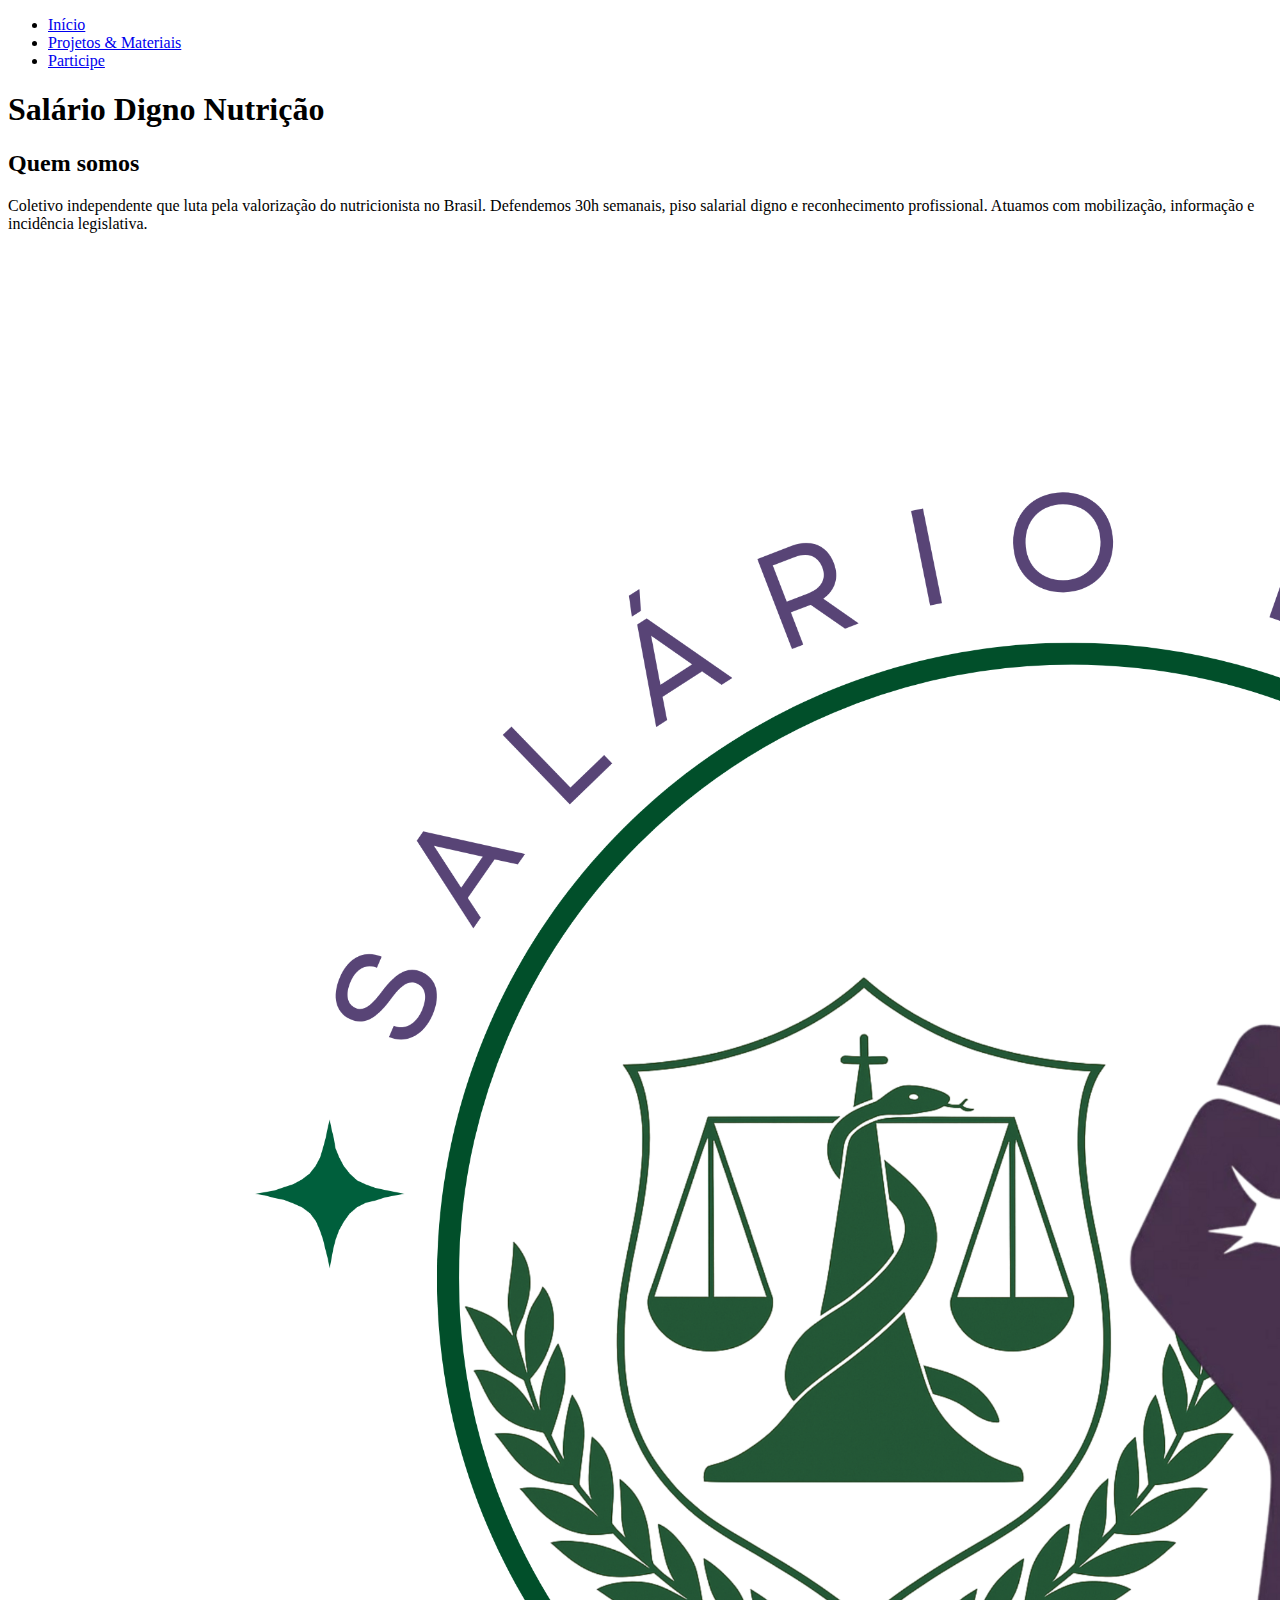
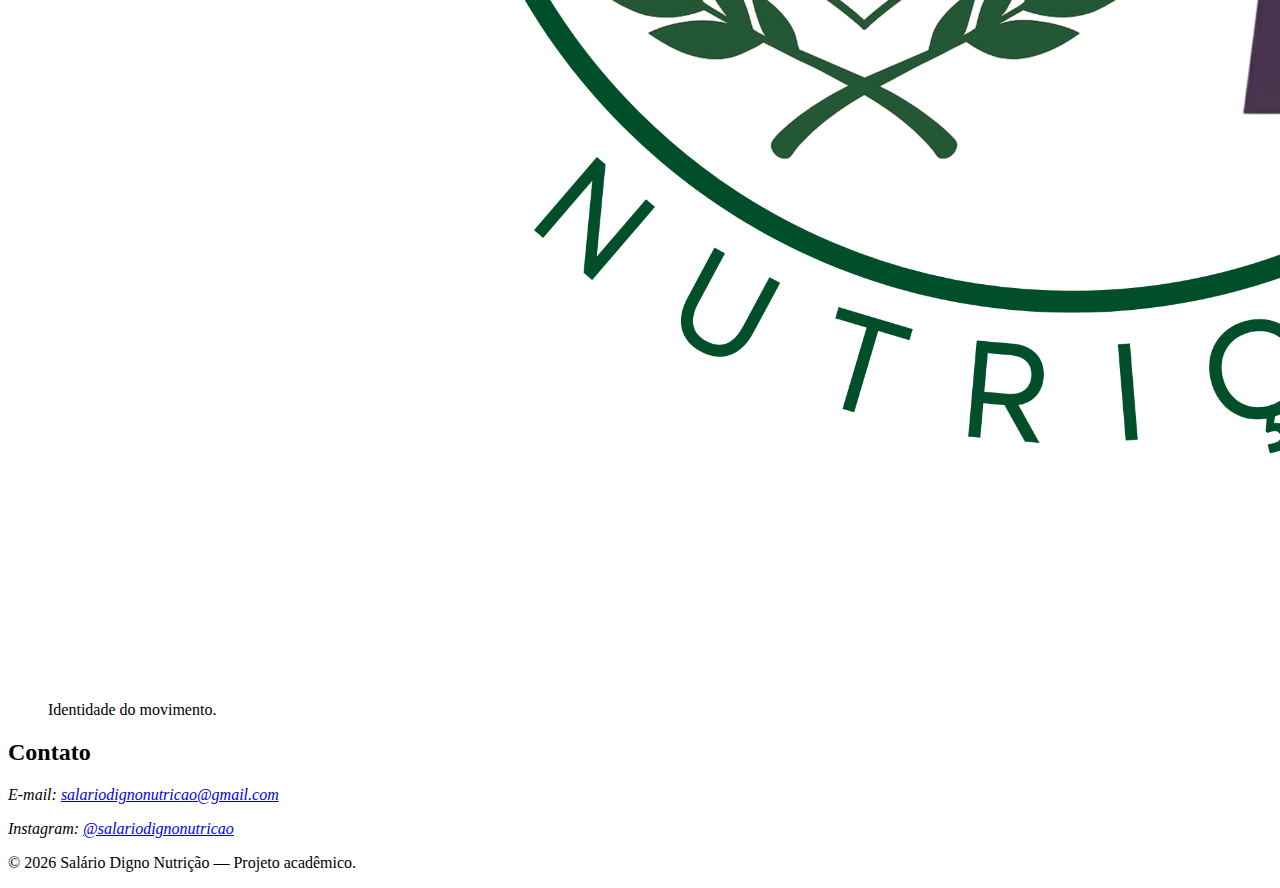
<file: salario-digno-nutricao-entrega1/index.html>
<!DOCTYPE html>
<html lang="pt-BR">
<head>
  <meta charset="UTF-8">
  <meta name="viewport" content="width=device-width, initial-scale=1">
  <title>Salário Digno Nutrição — Início</title>
  <meta name="description" content="Movimento pela valorização do nutricionista: 30h, piso e reconhecimento.">
</head>
<body>
  <header>
    <nav aria-label="Principal">
      <ul>
        <li><a href="index.html" aria-current="page">Início</a></li>
        <li><a href="projetos.html">Projetos & Materiais</a></li>
        <li><a href="cadastro.html">Participe</a></li>
      </ul>
    </nav>
    <h1>Salário Digno Nutrição</h1>
  </header>

  <main>
    <section aria-labelledby="qs">
      <h2 id="qs">Quem somos</h2>
      <p>Coletivo independente que luta pela valorização do nutricionista no Brasil. Defendemos 30h semanais, piso salarial digno e reconhecimento profissional. Atuamos com mobilização, informação e incidência legislativa.</p>
      <figure>
        <img src="assets/icons/logo.png" alt="Logomarca do movimento Salário Digno Nutrição">
        <figcaption>Identidade do movimento.</figcaption>
      </figure>
    </section>

    <section aria-labelledby="contato">
      <h2 id="contato">Contato</h2>
      <address>
        <p>E-mail: <a href="mailto:salariodignonutricao@gmail.com">salariodignonutricao@gmail.com</a></p>
        <p>Instagram: <a href="https://instagram.com/salariodignonutricao" target="_blank" rel="noopener">@salariodignonutricao</a></p>
      </address>
    </section>
  </main>

  <footer>
    <p>&copy; <span id="ano"></span> Salário Digno Nutrição — Projeto acadêmico.</p>
    <script>document.getElementById('ano').textContent=new Date().getFullYear();</script>
  </footer>
</body>
</html>
</file>
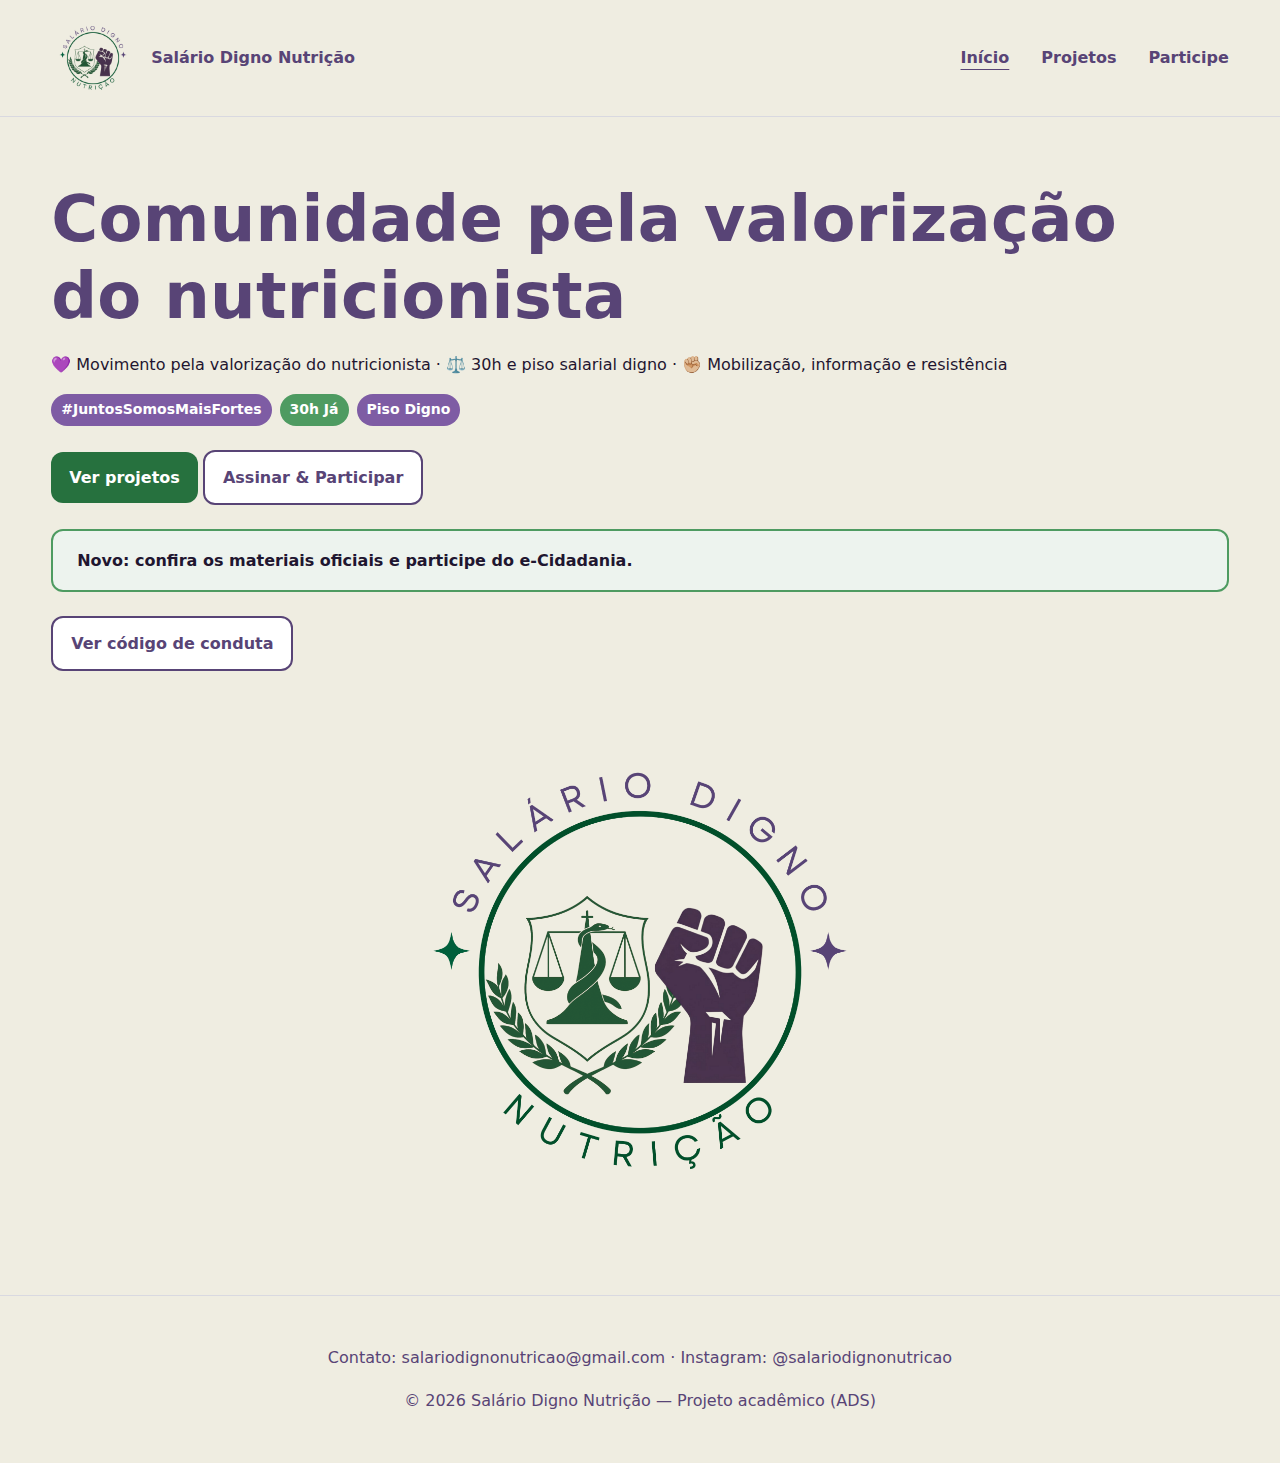
<file: docs/Entrega2/index.html>
<!DOCTYPE html><html lang="pt-BR"><head>
<title>Salário Digno Nutrição — Início</title>
<meta name="description" content="Movimento pela valorização do nutricionista: 30h, piso e reconhecimento.">

<meta charset="UTF-8"><meta name="viewport" content="width=device-width, initial-scale=1">
<link rel="stylesheet" href="css/tokens.css">
<link rel="stylesheet" href="css/base.css">
<link rel="stylesheet" href="css/layout.css">
<link rel="stylesheet" href="css/components.css">
<link rel="stylesheet" href="css/utilities.css">
</head><body>

<header class="site-header">
  <div class="container topbar">
    <a class="brand" href="index.html">
      <img src="assets/icons/logo.png" alt="Logo Salário Digno Nutrição">
      <span>Salário Digno Nutrição</span>
    </a>
    <input id="nav-toggle" type="checkbox" aria-label="Abrir menu">
    <label class="menu-btn" for="nav-toggle">
      <span></span><span></span><span></span>
    </label>
    <nav aria-label="Principal">
      <ul id="menu">
        <li><a href="index.html" aria-current="page">Início</a></li>
        <li class="nav-item">
          <a href="projetos.html">Projetos</a>
          <div class="dropdown" role="menu">
            <a href="projetos.html#galeria">Galeria</a>
            <a href="projetos.html#materiais" class="hide-sm">Materiais</a>
          </div>
        </li>
        <li><a href="cadastro.html">Participe</a></li>
      </ul>
    </nav>
  </div>
</header>

<section class="hero">
  <div class="container grid grid-12">
    <div class="col-6">
      <h1>Comunidade pela valorização do nutricionista</h1>
      <p class="m-top-2">💜 Movimento pela valorização do nutricionista · ⚖️ 30h e piso salarial digno · ✊🏼 Mobilização, informação e resistência</p>
      <div class="badges m-top-2">
        <span class="badge">#JuntosSomosMaisFortes</span><span class="badge alt">30h Já</span><span class="badge">Piso Digno</span>
      </div>
      <div class="m-top-3">
        <a class="btn primary" href="projetos.html#galeria">Ver projetos</a>
        <a class="btn outline" href="cadastro.html">Assinar & Participar</a>
      </div>
      <div class="alert m-top-3" role="status">Novo: confira os materiais oficiais e participe do e‑Cidadania.</div>
      <p class="m-top-3"><a href="#abrir-modal" class="btn outline">Ver código de conduta</a></p>
    </div>
    <div class="col-6 center">
      <img src="assets/icons/logo.png" alt="Selo do movimento" style="width:min(90%,520px);margin-inline:auto">
    </div>
  </div>
</section>

<div id="abrir-modal" class="modal">
  <a href="#" class="modal-backdrop" aria-label="Fechar modal"></a>
  <div class="modal__inner" role="dialog" aria-modal="true" aria-labelledby="titulo-modal">
    <h2 id="titulo-modal">Código de Conduta</h2>
    <p class="m-top-2">Respeito, inclusão e transparência. Este projeto é colaborativo e apartidário.</p>
    <a href="#" class="btn primary modal__close">Entendi</a>
  </div>
</div>


<footer class="site-footer">
  <div class="container">
    <p>Contato: <a href="mailto:salariodignonutricao@gmail.com">salariodignonutricao@gmail.com</a> · Instagram:
      <a target="_blank" rel="noopener" href="https://instagram.com/salariodignonutricao">@salariodignonutricao</a></p>
    <p>© <span id="ano"></span> Salário Digno Nutrição — Projeto acadêmico (ADS)</p>
  </div>
  <script>document.getElementById('ano').textContent=new Date().getFullYear();</script>
</footer>

</body></html>
</file>
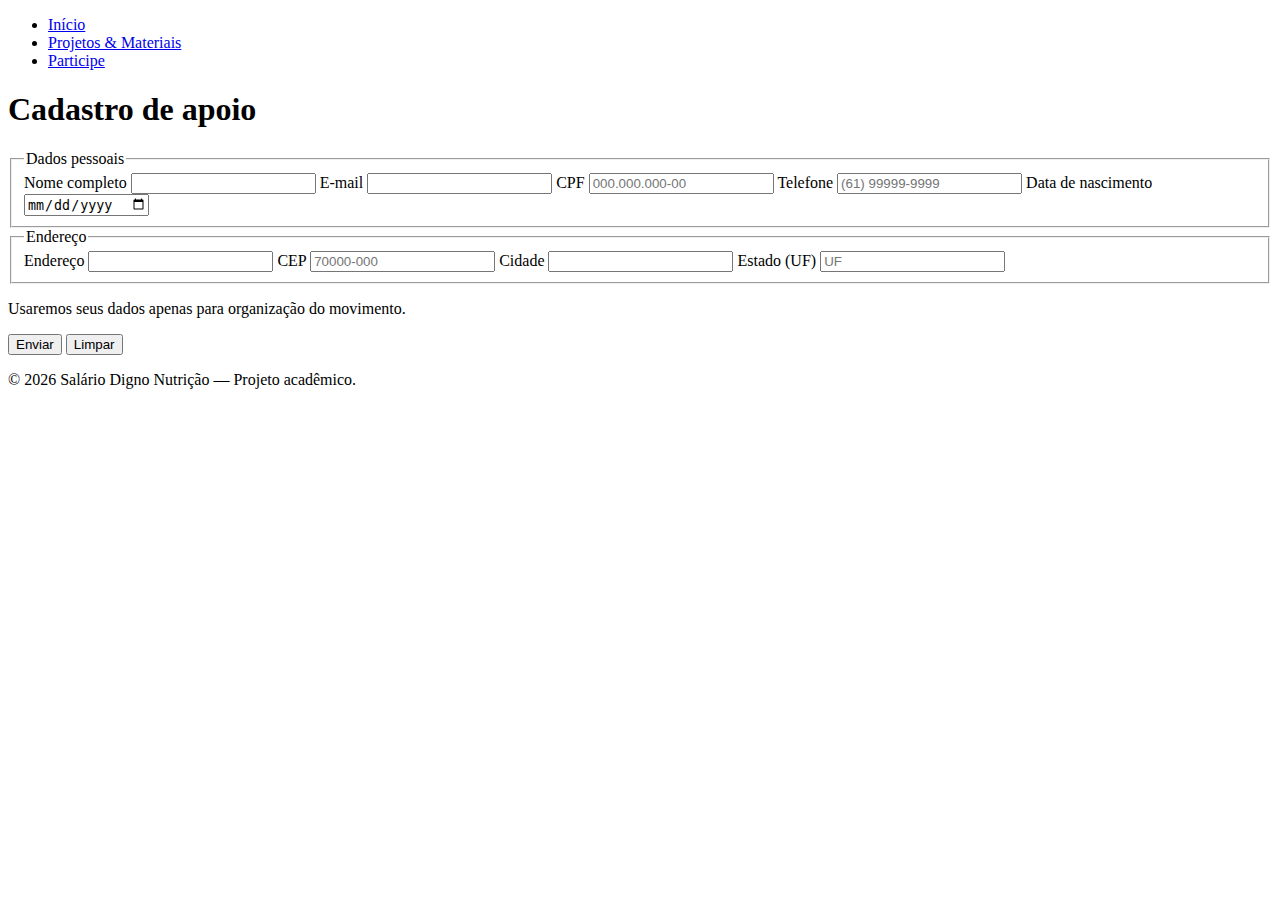
<file: salario-digno-nutricao-entrega1/cadastro.html>
<!DOCTYPE html>
<html lang="pt-BR">
<head>
  <meta charset="UTF-8">
  <meta name="viewport" content="width=device-width, initial-scale=1">
  <title>Participe — Cadastro</title>
  <meta name="description" content="Formulário de participação e apoio ao movimento.">
</head>
<body>
  <header>
    <nav aria-label="Principal">
      <ul>
        <li><a href="index.html">Início</a></li>
        <li><a href="projetos.html">Projetos & Materiais</a></li>
        <li><a href="cadastro.html" aria-current="page">Participe</a></li>
      </ul>
    </nav>
    <h1>Cadastro de apoio</h1>
  </header>

  <main>
    <form aria-describedby="priv" novalidate>
      <fieldset>
        <legend>Dados pessoais</legend>

        <label for="nome">Nome completo</label>
        <input id="nome" name="nome" type="text" required autocomplete="name">

        <label for="email">E-mail</label>
        <input id="email" name="email" type="email" required autocomplete="email">

        <label for="cpf">CPF</label>
        <input id="cpf" name="cpf" type="text" required
               pattern="^\d{3}\.?\d{3}\.?\d{3}-?\d{2}$" placeholder="000.000.000-00">

        <label for="telefone">Telefone</label>
        <input id="telefone" name="telefone" type="tel" required
               pattern="^\(?\d{2}\)?\s?\d{4,5}-?\d{4}$" placeholder="(61) 99999-9999">

        <label for="nascimento">Data de nascimento</label>
        <input id="nascimento" name="nascimento" type="date" required>
      </fieldset>

      <fieldset>
        <legend>Endereço</legend>

        <label for="endereco">Endereço</label>
        <input id="endereco" name="endereco" type="text" required autocomplete="street-address">

        <label for="cep">CEP</label>
        <input id="cep" name="cep" type="text" required
               pattern="^\d{5}-?\d{3}$" placeholder="70000-000">

        <label for="cidade">Cidade</label>
        <input id="cidade" name="cidade" type="text" required>

        <label for="estado">Estado (UF)</label>
        <input id="estado" name="estado" type="text" required maxlength="2" placeholder="UF">
      </fieldset>

      <p id="priv">Usaremos seus dados apenas para organização do movimento.</p>
      <button type="submit">Enviar</button>
      <button type="reset">Limpar</button>
    </form>
  </main>

  <footer>
    <p>&copy; <span id="ano"></span> Salário Digno Nutrição — Projeto acadêmico.</p>
    <script>document.getElementById('ano').textContent=new Date().getFullYear();</script>
  </footer>
</body>
</html>
</file>
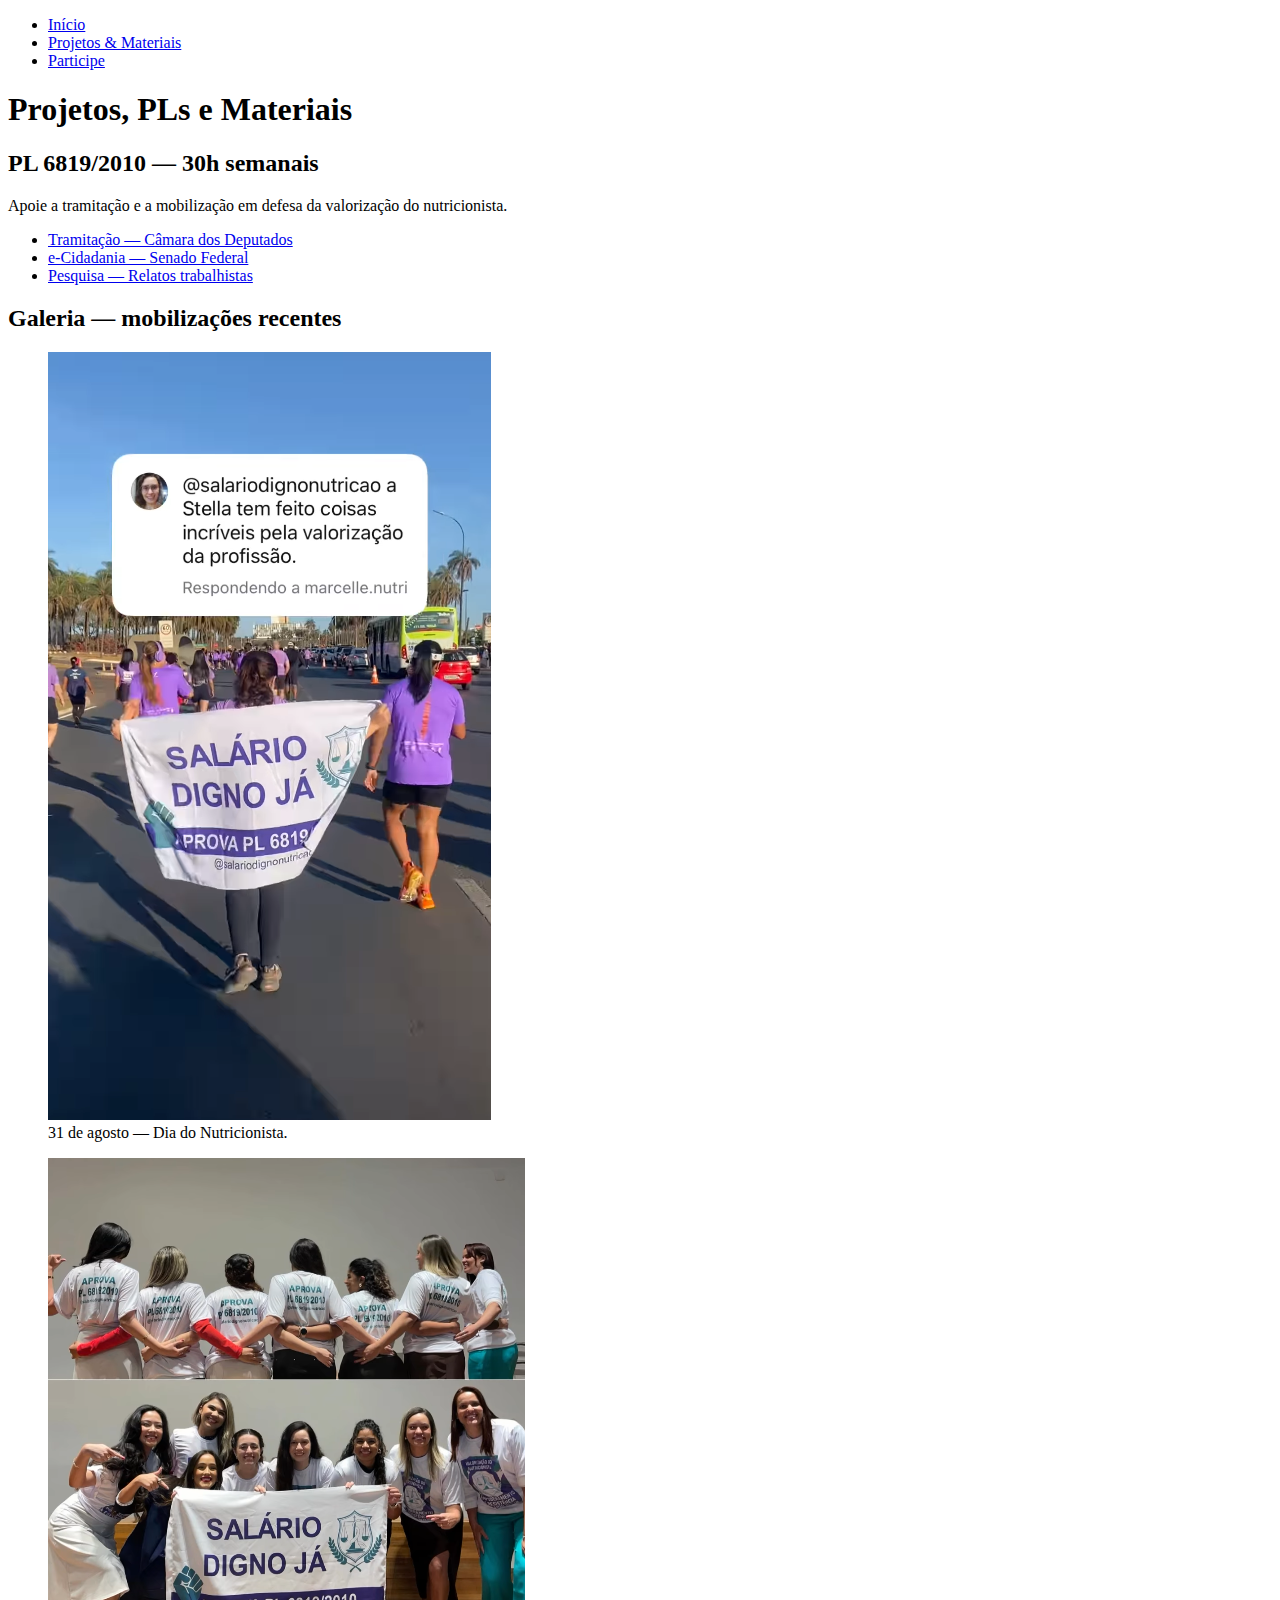
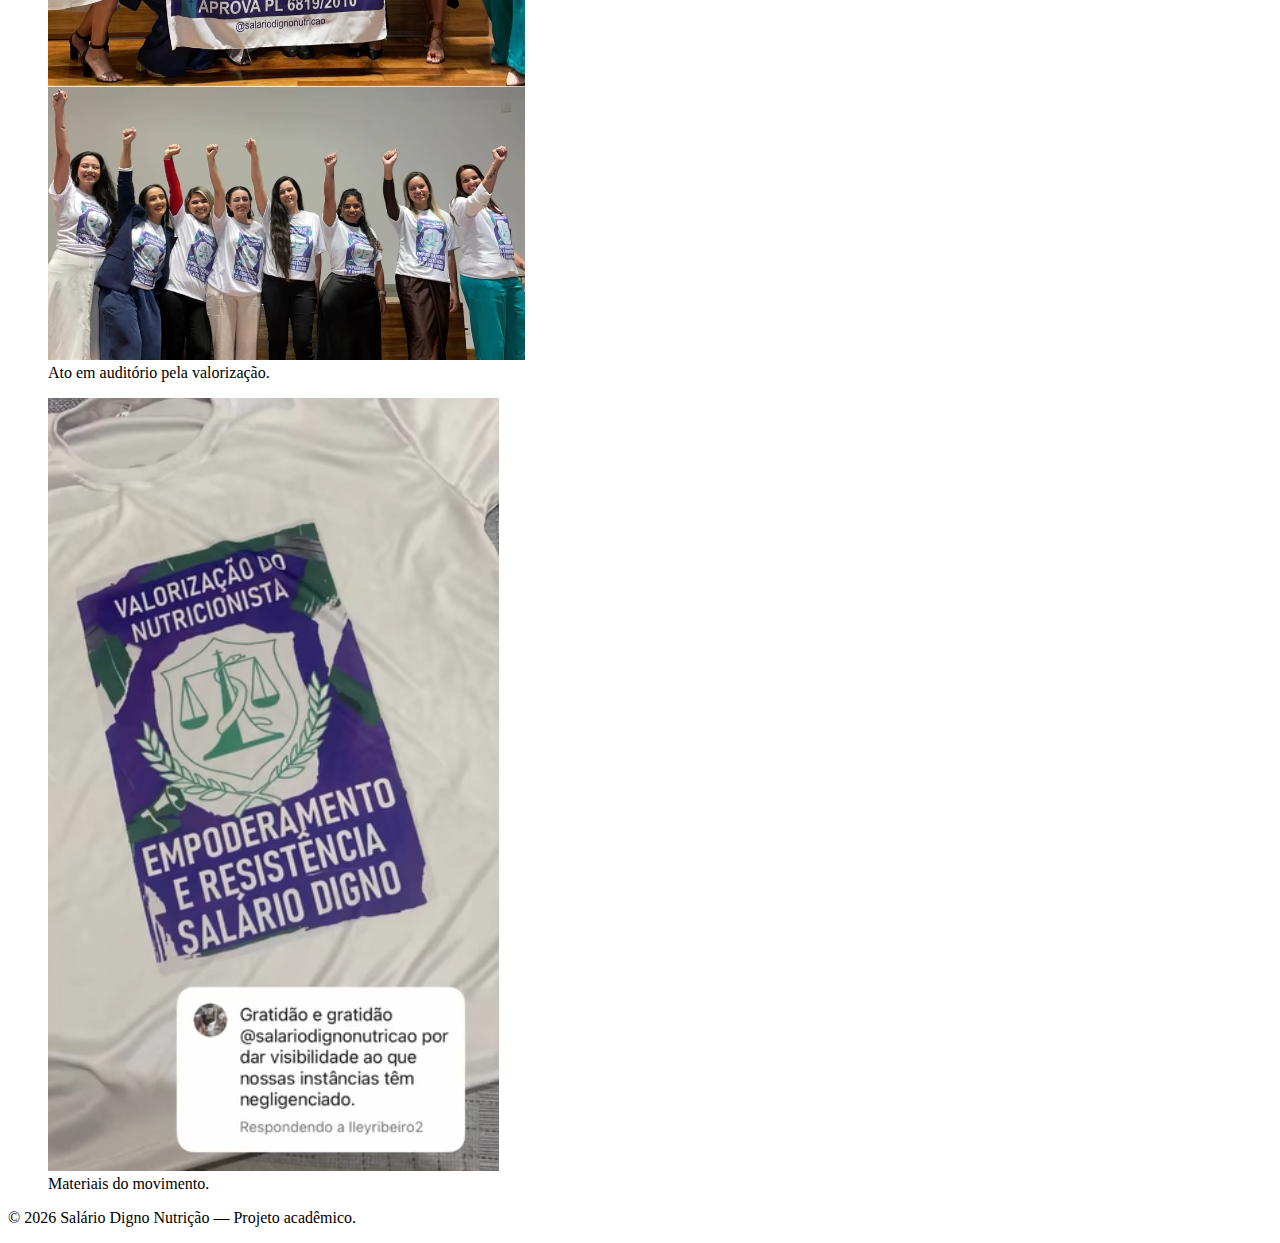
<file: salario-digno-nutricao-entrega1/projetos.html>
<!DOCTYPE html>
<html lang="pt-BR">
<head>
  <meta charset="UTF-8">
  <meta name="viewport" content="width=device-width, initial-scale=1">
  <title>Projetos & Materiais — Salário Digno Nutrição</title>
  <meta name="description" content="Acompanhe PLs, materiais e ações do movimento.">
</head>
<body>
  <header>
    <nav aria-label="Principal">
      <ul>
        <li><a href="index.html">Início</a></li>
        <li><a href="projetos.html" aria-current="page">Projetos & Materiais</a></li>
        <li><a href="cadastro.html">Participe</a></li>
      </ul>
    </nav>
    <h1>Projetos, PLs e Materiais</h1>
  </header>

  <main>
    <article>
      <h2>PL 6819/2010 — 30h semanais</h2>
      <p>Apoie a tramitação e a mobilização em defesa da valorização do nutricionista.</p>
      <ul>
        <li><a href="https://www.camara.leg.br/proposicoesWeb/fichadetramitacao/?idProposicao=2197328" target="_blank" rel="noopener">Tramitação — Câmara dos Deputados</a></li>
        <li><a href="https://www12.senado.leg.br/ecidadania" target="_blank" rel="noopener">e‑Cidadania — Senado Federal</a></li>
        <li><a href="https://docs.google.com/forms/d/e/1FAIpQLSd2K9eDzyOg3VnUYeqqZPzEZNSnw24B0TpBGo-D8cEnUlzynA/viewform" target="_blank" rel="noopener">Pesquisa — Relatos trabalhistas</a></li>
      </ul>
    </article>

    <section aria-labelledby="galeria">
      <h2 id="galeria">Galeria — mobilizações recentes</h2>
      <figure>
        <img src="assets/img/projeto1.png" alt="Caminhada com faixa pedindo salário digno na Esplanada">
        <figcaption>31 de agosto — Dia do Nutricionista.</figcaption>
      </figure>
      <figure>
        <img src="assets/img/projeto2.png" alt="Grupo de nutricionistas em ato de valorização">
        <figcaption>Ato em auditório pela valorização.</figcaption>
      </figure>
      <figure>
        <img src="assets/img/projeto3.png" alt="Camiseta do movimento: empoderamento e resistência">
        <figcaption>Materiais do movimento.</figcaption>
      </figure>
    </section>
  </main>

  <footer>
    <p>&copy; <span id="ano"></span> Salário Digno Nutrição — Projeto acadêmico.</p>
    <script>document.getElementById('ano').textContent=new Date().getFullYear();</script>
  </footer>
</body>
</html>
</file>
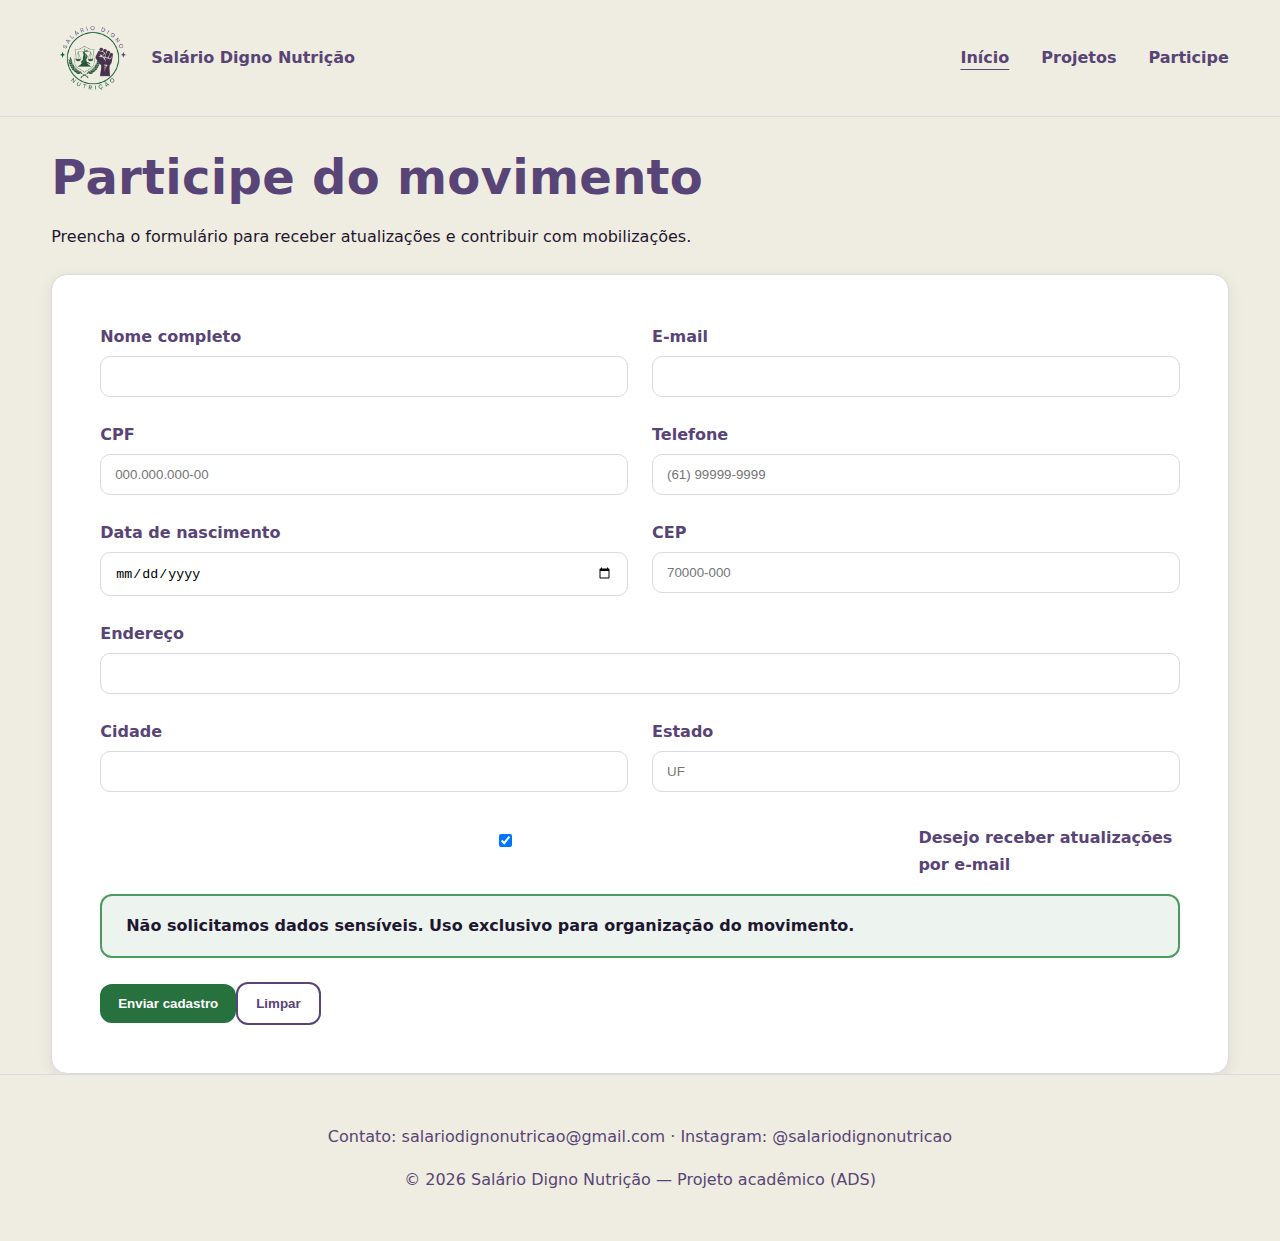
<file: docs/Entrega2/cadastro.html>
<!DOCTYPE html><html lang="pt-BR"><head>
<title>Participe — Cadastro e Apoio | Salário Digno Nutrição</title>
<meta name="description" content="Cadastre-se para apoiar o movimento, receber atualizações e participar das mobilizações.">

<meta charset="UTF-8"><meta name="viewport" content="width=device-width, initial-scale=1">
<link rel="stylesheet" href="css/tokens.css">
<link rel="stylesheet" href="css/base.css">
<link rel="stylesheet" href="css/layout.css">
<link rel="stylesheet" href="css/components.css">
<link rel="stylesheet" href="css/utilities.css">
</head><body>

<header class="site-header">
  <div class="container topbar">
    <a class="brand" href="index.html">
      <img src="assets/icons/logo.png" alt="Logo Salário Digno Nutrição">
      <span>Salário Digno Nutrição</span>
    </a>
    <input id="nav-toggle" type="checkbox" aria-label="Abrir menu">
    <label class="menu-btn" for="nav-toggle">
      <span></span><span></span><span></span>
    </label>
    <nav aria-label="Principal">
      <ul id="menu">
        <li><a href="index.html" aria-current="page">Início</a></li>
        <li class="nav-item">
          <a href="projetos.html">Projetos</a>
          <div class="dropdown" role="menu">
            <a href="projetos.html#galeria">Galeria</a>
            <a href="projetos.html#materiais" class="hide-sm">Materiais</a>
          </div>
        </li>
        <li><a href="cadastro.html">Participe</a></li>
      </ul>
    </nav>
  </div>
</header>

<main class="container m-top-4">
  <h2>Participe do movimento</h2>
  <p class="m-top-2">Preencha o formulário para receber atualizações e contribuir com mobilizações.</p>
  <form class="m-top-3" aria-describedby="priv">
    <div class="grupo">
      <div><label for="nome">Nome completo</label><input id="nome" name="nome" type="text" required autocomplete="name"></div>
      <div><label for="email">E-mail</label><input id="email" name="email" type="email" required autocomplete="email"></div>
    </div>
    <div class="grupo">
      <div><label for="cpf">CPF</label><input id="cpf" name="cpf" type="text" required pattern="^\d3\.?\d3\.?\d3-?\d2$" placeholder="000.000.000-00"></div>
      <div><label for="telefone">Telefone</label><input id="telefone" name="telefone" type="tel" required pattern="^\(?\d2\)?\s?\d(4, 5)-?\d4$" placeholder="(61) 99999-9999"></div>
    </div>
    <div class="grupo">
      <div><label for="nascimento">Data de nascimento</label><input id="nascimento" name="nascimento" type="date" required></div>
      <div><label for="cep">CEP</label><input id="cep" name="cep" type="text" required pattern="^\d5-?\d3$" placeholder="70000-000"></div>
    </div>
    <div><label for="endereco">Endereço</label><input id="endereco" name="endereco" type="text" required autocomplete="address-line1"></div>
    <div class="grupo">
      <div><label for="cidade">Cidade</label><input id="cidade" name="cidade" type="text" required></div>
      <div><label for="estado">Estado</label><input id="estado" name="estado" type="text" required maxlength="2" placeholder="UF"></div>
    </div>
    <label style="display:flex;gap:8px;align-items:center;margin:8px 0"><input type="checkbox" name="novidades" checked> Desejo receber atualizações por e-mail</label>
    <p id="priv" class="alert">Não solicitamos dados sensíveis. Uso exclusivo para organização do movimento.</p>
    <div class="m-top-3"><button type="submit" class="btn primary">Enviar cadastro</button><button type="reset" class="btn outline">Limpar</button></div>
  </form>
</main>

<footer class="site-footer">
  <div class="container">
    <p>Contato: <a href="mailto:salariodignonutricao@gmail.com">salariodignonutricao@gmail.com</a> · Instagram:
      <a target="_blank" rel="noopener" href="https://instagram.com/salariodignonutricao">@salariodignonutricao</a></p>
    <p>© <span id="ano"></span> Salário Digno Nutrição — Projeto acadêmico (ADS)</p>
  </div>
  <script>document.getElementById('ano').textContent=new Date().getFullYear();</script>
</footer>

</body></html>
</file>
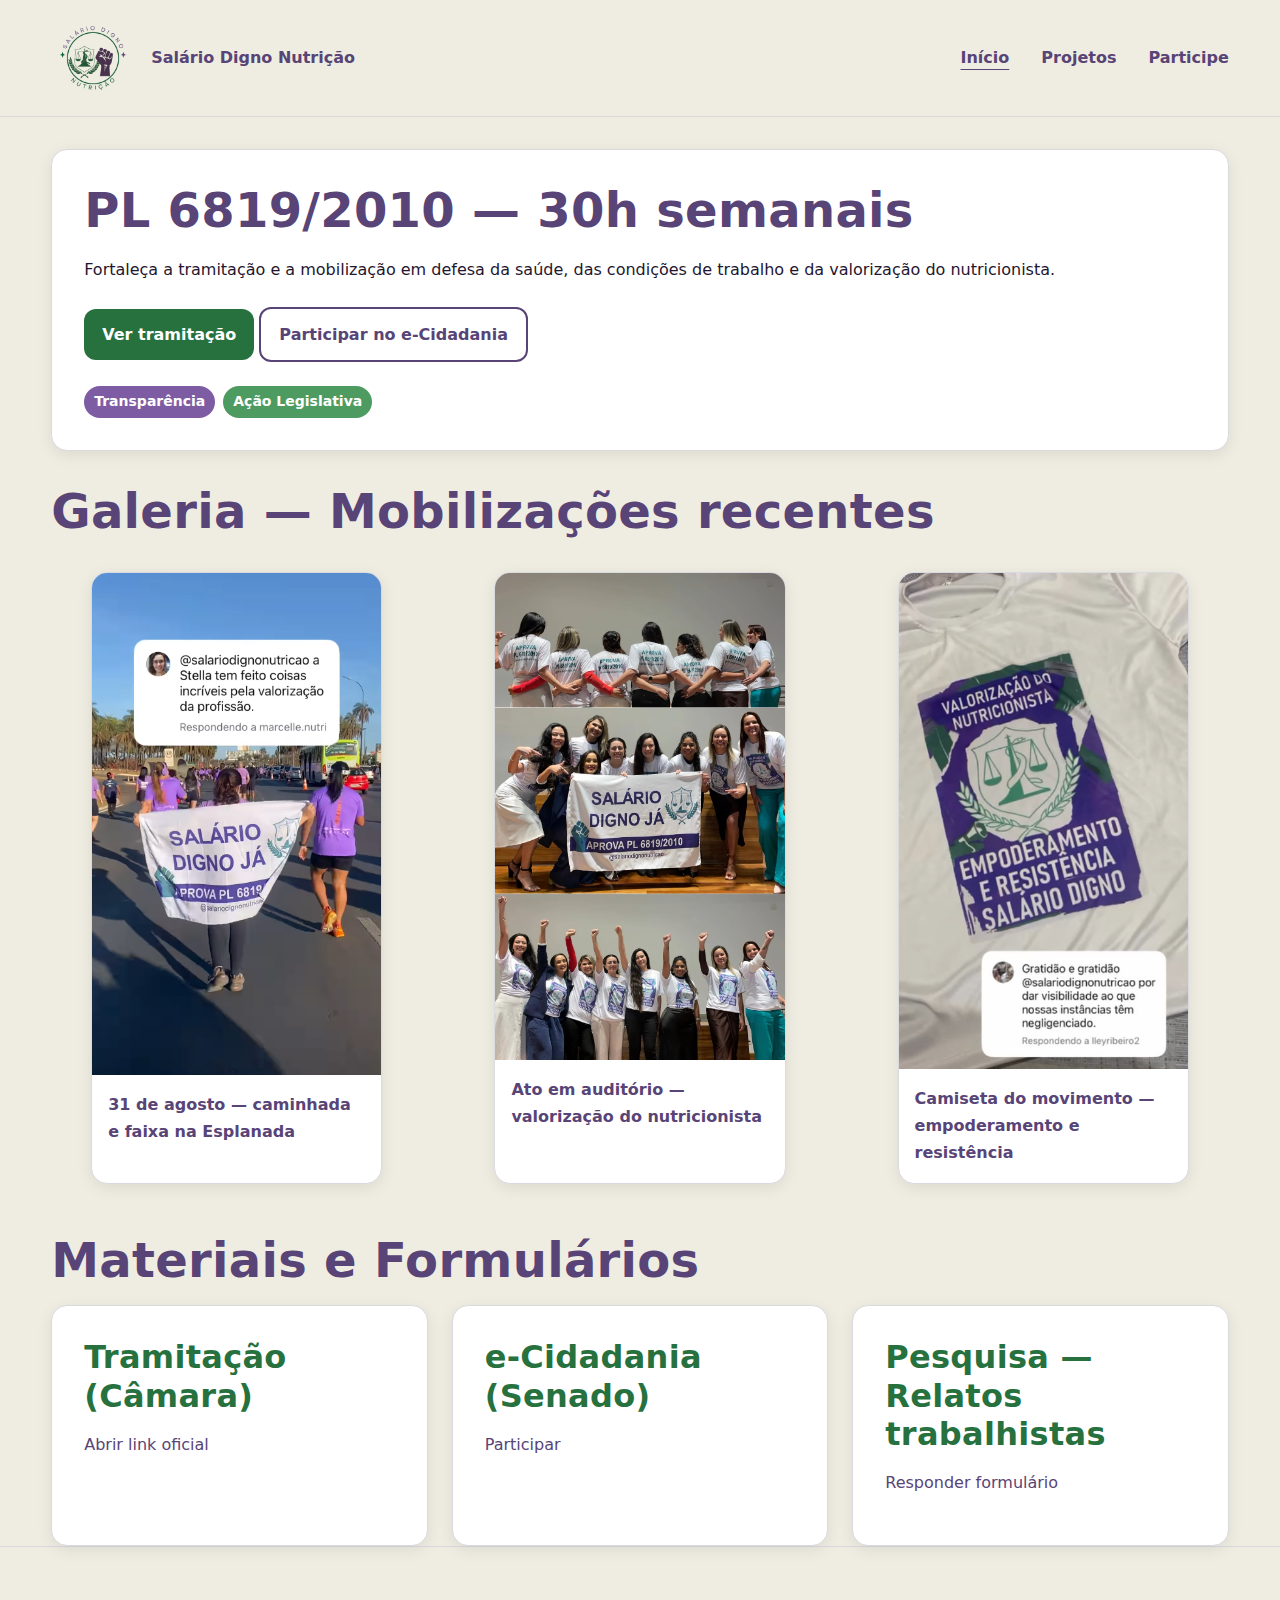
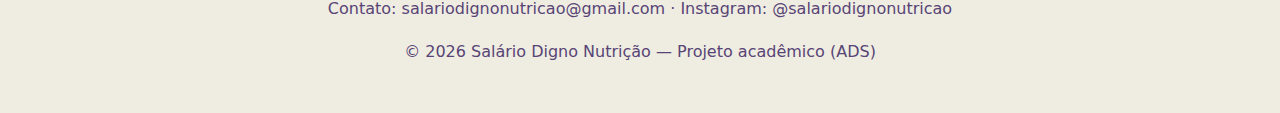
<file: docs/Entrega2/projetos.html>
<!DOCTYPE html><html lang="pt-BR"><head>
<title>Projetos & Materiais — Salário Digno Nutrição</title>
<meta name="description" content="Acompanhe projetos de lei, campanhas, materiais e ações realizadas.">

<meta charset="UTF-8"><meta name="viewport" content="width=device-width, initial-scale=1">
<link rel="stylesheet" href="css/tokens.css">
<link rel="stylesheet" href="css/base.css">
<link rel="stylesheet" href="css/layout.css">
<link rel="stylesheet" href="css/components.css">
<link rel="stylesheet" href="css/utilities.css">
</head><body>

<header class="site-header">
  <div class="container topbar">
    <a class="brand" href="index.html">
      <img src="assets/icons/logo.png" alt="Logo Salário Digno Nutrição">
      <span>Salário Digno Nutrição</span>
    </a>
    <input id="nav-toggle" type="checkbox" aria-label="Abrir menu">
    <label class="menu-btn" for="nav-toggle">
      <span></span><span></span><span></span>
    </label>
    <nav aria-label="Principal">
      <ul id="menu">
        <li><a href="index.html" aria-current="page">Início</a></li>
        <li class="nav-item">
          <a href="projetos.html">Projetos</a>
          <div class="dropdown" role="menu">
            <a href="projetos.html#galeria">Galeria</a>
            <a href="projetos.html#materiais" class="hide-sm">Materiais</a>
          </div>
        </li>
        <li><a href="cadastro.html">Participe</a></li>
      </ul>
    </nav>
  </div>
</header>

<main class="container m-top-4">
  <article class="card">
    <h2>PL 6819/2010 — 30h semanais</h2>
    <p class="m-top-2">Fortaleça a tramitação e a mobilização em defesa da saúde, das condições de trabalho e da valorização do nutricionista.</p>
    <div class="m-top-3">
      <a class="btn primary" target="_blank" rel="noopener" href="https://www.camara.leg.br/proposicoesWeb/fichadetramitacao/?idProposicao=2197328">Ver tramitação</a>
      <a class="btn outline" target="_blank" rel="noopener" href="https://www12.senado.leg.br/ecidadania">Participar no e‑Cidadania</a>
    </div>
    <div class="badges m-top-3">
      <span class="badge">Transparência</span><span class="badge alt">Ação Legislativa</span>
    </div>
  </article>

  <section id="galeria" class="m-top-4">
    <h2>Galeria — Mobilizações recentes</h2>
    <div class="gallery m-top-2">
      <figure><img src="assets/img/projeto1.png" alt="31 de agosto — caminhada e faixa na Esplanada"><figcaption>31 de agosto — caminhada e faixa na Esplanada</figcaption></figure>
      <figure><img src="assets/img/projeto2.png" alt="Ato em auditório — valorização do nutricionista"><figcaption>Ato em auditório — valorização do nutricionista</figcaption></figure>
      <figure><img src="assets/img/projeto3.png" alt="Camiseta do movimento — empoderamento e resistência"><figcaption>Camiseta do movimento — empoderamento e resistência</figcaption></figure>
    </div>
  </section>

  <section id="materiais" class="m-top-4">
    <h2>Materiais e Formulários</h2>
    <div class="cards m-top-2">
      <div class="card"><h3>Tramitação (Câmara)</h3><p class="m-top-2"><a target="_blank" rel="noopener" href="https://www.camara.leg.br/proposicoesWeb/fichadetramitacao/?idProposicao=2197328">Abrir link oficial</a></p></div>
      <div class="card"><h3>e‑Cidadania (Senado)</h3><p class="m-top-2"><a target="_blank" rel="noopener" href="https://www12.senado.leg.br/ecidadania">Participar</a></p></div>
      <div class="card"><h3>Pesquisa — Relatos trabalhistas</h3><p class="m-top-2"><a target="_blank" rel="noopener" href="https://docs.google.com/forms/d/e/1FAIpQLSd2K9eDzyOg3VnUYeqqZPzEZNSnw24B0TpBGo-D8cEnUlzynA/viewform">Responder formulário</a></p></div>
    </div>
  </section>
</main>

<footer class="site-footer">
  <div class="container">
    <p>Contato: <a href="mailto:salariodignonutricao@gmail.com">salariodignonutricao@gmail.com</a> · Instagram:
      <a target="_blank" rel="noopener" href="https://instagram.com/salariodignonutricao">@salariodignonutricao</a></p>
    <p>© <span id="ano"></span> Salário Digno Nutrição — Projeto acadêmico (ADS)</p>
  </div>
  <script>document.getElementById('ano').textContent=new Date().getFullYear();</script>
</footer>

</body></html>
</file>
<file: docs/Entrega2/css/tokens.css>
:root{
  --roxo:#584476; --roxo-300:#7E5CA4; --verde:#26713E; --verde-300:#4E9B61;
  --bege:#efede1; --preto:#1f1630; --branco:#fff; --cinza-100:#F7F7F8; --cinza-200:#EAEAF0; --cinza-300:#D9D9E0;
  --fs-xxl: clamp(40px, 6vw, 64px); --fs-xl: clamp(28px, 4.5vw, 48px); --fs-lg: clamp(22px, 3.5vw, 32px);
  --fs-md: 20px; --fs-sm: 16px; --fs-xs: 14px;
  --s1:8px; --s2:16px; --s3:24px; --s4:32px; --s5:48px; --s6:64px;
  --radius:16px; --shadow:0 4px 16px rgba(0,0,0,.08); --w-container: 1200px;
}
</file>
<file: docs/Entrega2/css/base.css>
*{box-sizing:border-box} html{scroll-behavior:smooth}
body{margin:0;font-family:system-ui,-apple-system,Segoe UI,Roboto,Ubuntu,'Helvetica Neue',Arial,sans-serif;color:var(--preto);background:var(--bege);line-height:1.7;font-size:var(--fs-sm)}
img{max-width:100%;display:block}
a{color:var(--roxo);text-decoration:none} a:hover{text-decoration:underline}
.container{width:min(92%, var(--w-container));margin-inline:auto}
h1,h2,h3{letter-spacing:.3px;line-height:1.2;margin:0}
h1{font-size:var(--fs-xxl);color:var(--roxo);font-weight:900}
h2{font-size:var(--fs-xl);color:var(--roxo)}
h3{font-size:var(--fs-lg);color:var(--verde)}
.visually-hidden{position:absolute !important; height:1px; width:1px; overflow:hidden; clip:rect(1px,1px,1px,1px); white-space:nowrap;}
</file>
<file: docs/Entrega2/css/layout.css>
.grid{display:grid;gap:var(--s3)}
.grid-12{display:grid;grid-template-columns:repeat(12,1fr);gap:var(--s3)}
.col-12{grid-column:span 12}.col-6{grid-column:span 6}.col-4{grid-column:span 4}.col-3{grid-column:span 3}
@media (max-width:1100px){.col-6,.col-4,.col-3{grid-column:span 12}}

header.site-header{position:sticky;top:0;background:var(--bege);border-bottom:1px solid var(--cinza-300);z-index:10}
.topbar{display:flex;align-items:center;justify-content:space-between;padding:var(--s2) 0;gap:var(--s2)}
.brand{display:flex;align-items:center;gap:var(--s2);color:var(--roxo);font-weight:900}
.brand img{width:84px;height:84px;object-fit:contain}

nav ul{list-style:none;display:flex;gap:var(--s4);margin:0;padding:0}
nav a{color:var(--roxo);font-weight:800}
nav a[aria-current="page"]{text-decoration:underline;text-underline-offset:6px}

.nav-item{position:relative}
.nav-item:hover .dropdown{display:block}
.dropdown{display:none;position:absolute;top:calc(100% + 8px);right:0;background:var(--branco);border:1px solid var(--cinza-300);
         border-radius:12px;box-shadow:var(--shadow);padding:var(--s2);min-width:220px}
.dropdown a{display:block;padding:8px 10px;color:var(--preto)}

#nav-toggle{display:none}
.menu-btn{display:none;border:2px solid var(--roxo);border-radius:10px;padding:6px;cursor:pointer}
.menu-btn span{display:block;width:24px;height:3px;background:var(--roxo);margin:4px 0;border-radius:2px}

@media (max-width:900px){
  .menu-btn{display:block}
  nav ul{display:none;position:absolute;right:4%;top:94px;background:var(--branco);border:1px solid var(--cinza-300);
         border-radius:12px;box-shadow:var(--shadow);padding:var(--s2);flex-direction:column;min-width:240px}
  #nav-toggle:checked + label + nav ul{display:flex}
}

.hero{padding:var(--s6) 0}
.hero .grid{grid-template-columns:1.2fr .8fr;align-items:center}
.hero .seal{filter:drop-shadow(0 14px 28px rgba(88,68,118,.25))}

footer.site-footer{background:var(--bege);border-top:1px solid var(--cinza-300);text-align:center;padding:var(--s4) 0;color:var(--roxo)}
</file>
<file: docs/Entrega2/css/components.css>
.card{background:var(--branco);border:1px solid var(--cinza-300);border-radius:var(--radius);box-shadow:var(--shadow);padding:var(--s4)}
.cards{display:grid;grid-template-columns:repeat(auto-fit,minmax(280px,1fr));gap:var(--s3)}

.btn{display:inline-flex;align-items:center;gap:10px;font-weight:900;border:none;border-radius:12px;padding:12px 18px;cursor:pointer;transition:.2s}
.btn.primary{background:var(--verde);color:var(--branco)}
.btn.primary:hover{filter:brightness(1.05)}
.btn.primary:active{transform:translateY(1px)}
.btn.primary:disabled{opacity:.5;cursor:not-allowed}
.btn.outline{background:var(--branco);color:var(--roxo);border:2px solid var(--roxo)}
.btn.outline:hover{background:var(--roxo);color:var(--branco)}

.badges{display:flex;flex-wrap:wrap;gap:8px}
.badge{background:var(--roxo-300);color:var(--branco);padding:4px 10px;border-radius:999px;font-weight:800;font-size:var(--fs-xs)}
.badge.alt{background:var(--verde-300)}

.gallery{display:grid;grid-template-columns:repeat(auto-fit,minmax(300px,1fr));gap:var(--s4)}
.gallery figure{background:var(--branco);border:1px solid var(--cinza-300);border-radius:var(--radius);overflow:hidden;box-shadow:var(--shadow)}
.gallery figcaption{padding:var(--s2);font-weight:800;color:var(--roxo)}

.vgrid{display:grid;grid-template-columns:repeat(auto-fit,minmax(360px,1fr));gap:var(--s4)}
.vcard{background:var(--branco);border:1px solid var(--cinza-300);border-radius:var(--radius);padding:var(--s2);box-shadow:var(--shadow)}
.vcard h3{color:var(--verde);margin:var(--s2) 0}

form{background:var(--branco);border:1px solid var(--cinza-300);border-radius:var(--radius);box-shadow:var(--shadow);padding:var(--s5)}
label{display:block;font-weight:900;margin-bottom:6px;color:var(--roxo)}
input,select,textarea{width:100%;padding:12px 14px;border:1px solid var(--cinza-300);border-radius:10px;margin-bottom:var(--s3);background:var(--branco)}
input:focus,select:focus,textarea:focus{outline:3px solid color-mix(in oklab, var(--verde) 30%, white)}
.grupo{display:grid;grid-template-columns:repeat(2,1fr);gap:var(--s3)}
@media (max-width:900px){.grupo{grid-template-columns:1fr}}

.alert{border:2px solid var(--verde-300);background:color-mix(in oklab, var(--verde) 8%, white);padding:var(--s2) var(--s3);border-radius:12px;font-weight:700}

.modal-backdrop{position:fixed;inset:0;background:rgba(0,0,0,.45);display:none}
.modal{position:fixed;inset:0;display:grid;place-items:center;opacity:0;pointer-events:none}
.modal:target .modal-backdrop{display:block}
.modal:target{opacity:1;pointer-events:auto}
.modal__inner{background:var(--branco);border:1px solid var(--cinza-300);border-radius:16px;box-shadow:var(--shadow);padding:var(--s5);width:min(92%,560px)}
.modal__close{display:inline-block;margin-top:var(--s3)}
</file>
<file: docs/Entrega2/css/utilities.css>
.m-top-2{margin-top:var(--s2)} .m-top-3{margin-top:var(--s3)} .m-top-4{margin-top:var(--s4)} .center{text-align:center}
.hide-sm{display:block} @media (max-width:600px){.hide-sm{display:none}}
@media (max-width:1280px){} @media (max-width:1100px){} @media (max-width:900px){} @media (max-width:700px){} @media (max-width:500px){}
</file>
